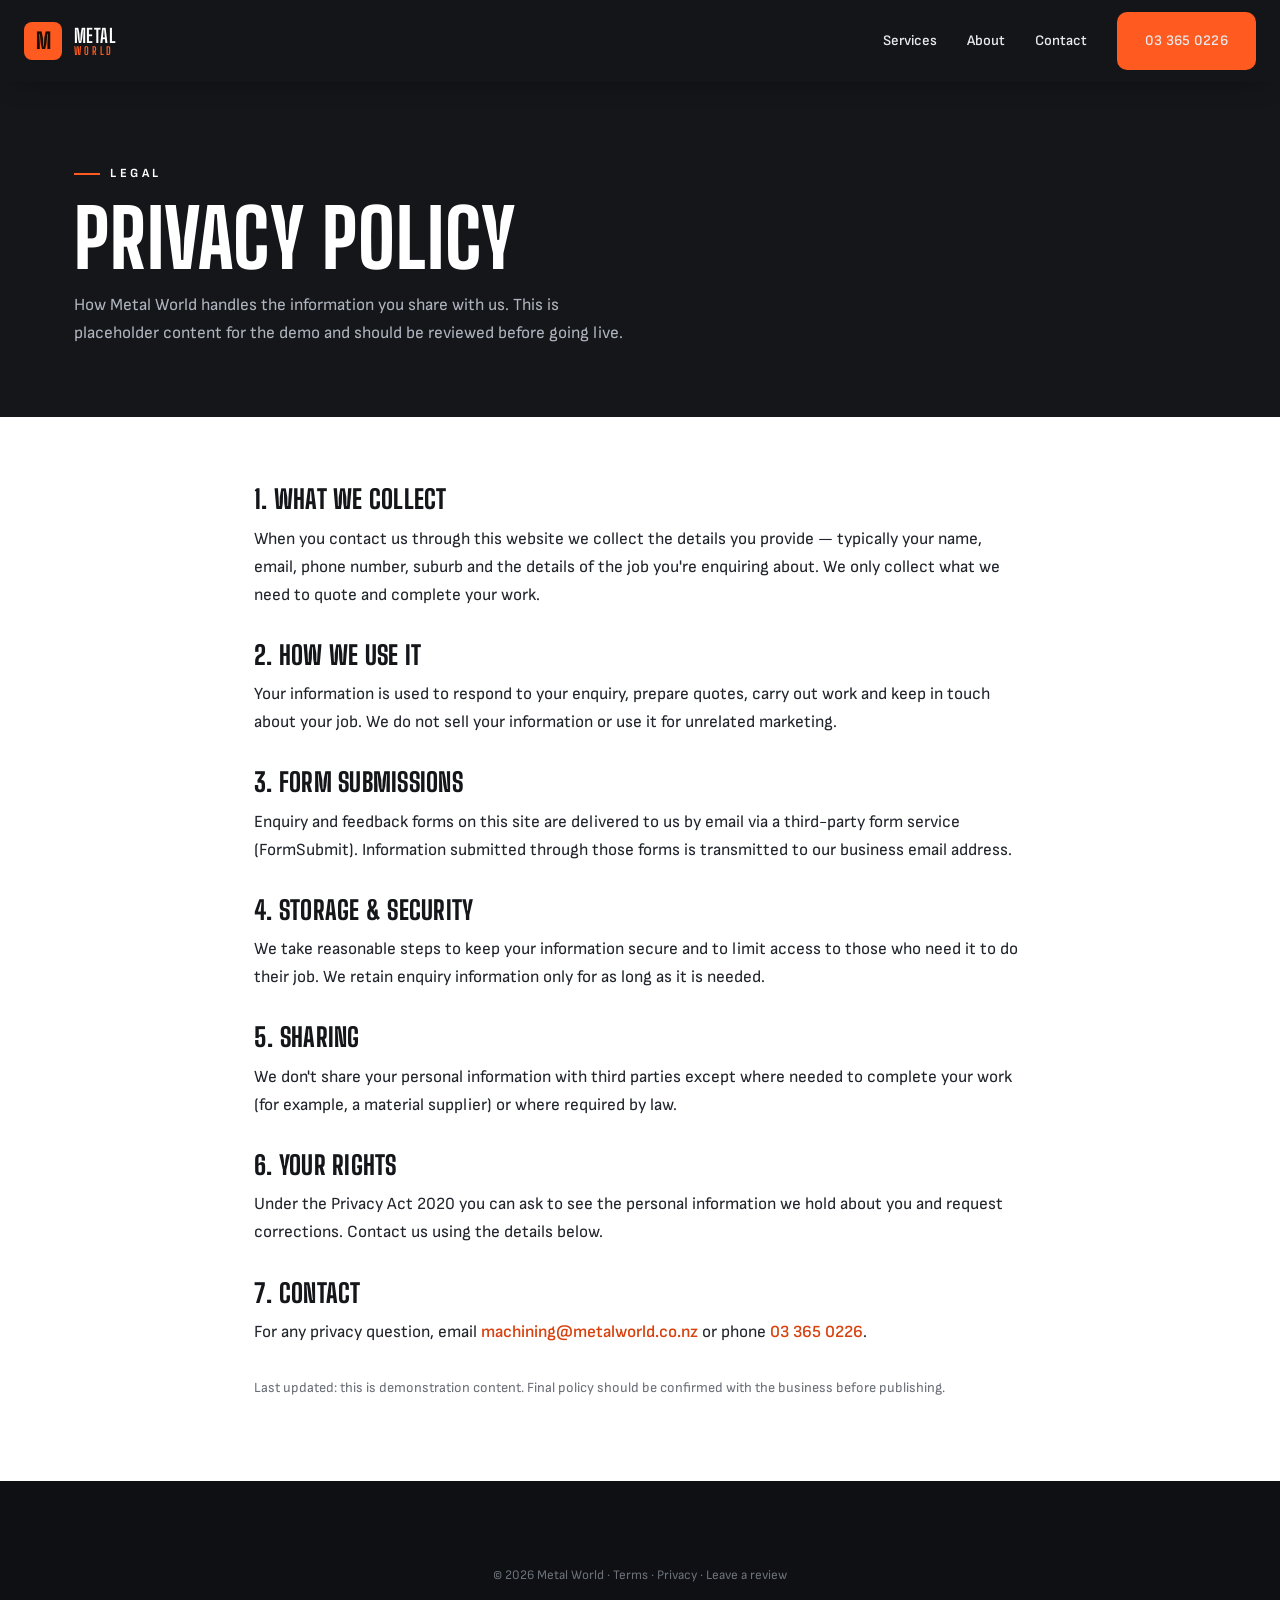
<file: privacy.html>
<!DOCTYPE html>
<html lang="en-NZ">
<head>
<meta charset="UTF-8" />
<meta name="viewport" content="width=device-width, initial-scale=1.0" />
<title>Privacy Policy | Metal World</title>
<meta name="description" content="Privacy policy for Metal World, Christchurch." />
<link rel="icon" href="data:image/svg+xml,%3Csvg xmlns='http://www.w3.org/2000/svg' viewBox='0 0 64 64'%3E%3Crect width='64' height='64' rx='12' fill='%2314161a'/%3E%3Ctext x='32' y='46' font-family='Arial Black,Arial' font-size='40' font-weight='900' fill='%23ff5a1f' text-anchor='middle'%3EJ%3C/text%3E%3C/svg%3E" />
<link rel="preconnect" href="https://fonts.googleapis.com" />
<link rel="preconnect" href="https://fonts.gstatic.com" crossorigin />
<link href="https://fonts.googleapis.com/css2?family=Big+Shoulders+Display:wght@600;700;800;900&family=Sofia+Sans:wght@400;500;600;700&display=swap" rel="stylesheet" />
<link rel="stylesheet" href="styles.css" />
</head>
<body>

<header class="nav scrolled">
  <a class="nav__brand" href="index.html" aria-label="Home">
    <span class="nav__mark">M</span>
    <span class="nav__name">Metal<span>World</span></span>
  </a>
  <nav class="nav__links" aria-label="Primary">
    <a href="index.html#services">Services</a>
    <a href="index.html#about">About</a>
    <a href="index.html#contact">Contact</a>
    <a class="btn btn--primary nav__cta" href="tel:+6433650226">03 365 0226</a>
  </nav>
  <button class="nav__burger" aria-label="Open menu"><span></span><span></span><span></span></button>
</header>

<section class="subhero">
  <div class="wrap">
    <p class="eyebrow">Legal</p>
    <h1>Privacy Policy</h1>
    <p>How Metal World handles the information you share with us. This is placeholder content for the demo and should be reviewed before going live.</p>
  </div>
</section>

<section class="legal">
  <div class="wrap" style="max-width:820px;">
    <h2>1. What we collect</h2>
    <p>When you contact us through this website we collect the details you provide — typically your name, email, phone number, suburb and the details of the job you're enquiring about. We only collect what we need to quote and complete your work.</p>

    <h2>2. How we use it</h2>
    <p>Your information is used to respond to your enquiry, prepare quotes, carry out work and keep in touch about your job. We do not sell your information or use it for unrelated marketing.</p>

    <h2>3. Form submissions</h2>
    <p>Enquiry and feedback forms on this site are delivered to us by email via a third-party form service (FormSubmit). Information submitted through those forms is transmitted to our business email address.</p>

    <h2>4. Storage &amp; security</h2>
    <p>We take reasonable steps to keep your information secure and to limit access to those who need it to do their job. We retain enquiry information only for as long as it is needed.</p>

    <h2>5. Sharing</h2>
    <p>We don't share your personal information with third parties except where needed to complete your work (for example, a material supplier) or where required by law.</p>

    <h2>6. Your rights</h2>
    <p>Under the Privacy Act 2020 you can ask to see the personal information we hold about you and request corrections. Contact us using the details below.</p>

    <h2>7. Contact</h2>
    <p>For any privacy question, email <a href="mailto:machining@metalworld.co.nz" style="color:var(--accent-deep);font-weight:600;">machining@metalworld.co.nz</a> or phone <a href="tel:+6433650226" style="color:var(--accent-deep);font-weight:600;">03 365 0226</a>.</p>

    <p class="muted" style="margin-top:30px;">Last updated: this is demonstration content. Final policy should be confirmed with the business before publishing.</p>
  </div>
</section>

<footer class="footer">
  <div class="wrap">
    <div class="footer__bottom" style="border-top:0;justify-content:center;">
      <p>© <span id="year">2026</span> Metal World · <a href="terms.html">Terms</a> · <a href="privacy.html">Privacy</a> · <a href="review.html">Leave a review</a></p>
    </div>
  </div>
</footer>
<script>document.getElementById("year").textContent = new Date().getFullYear();</script>
</body>
</html>
</file>
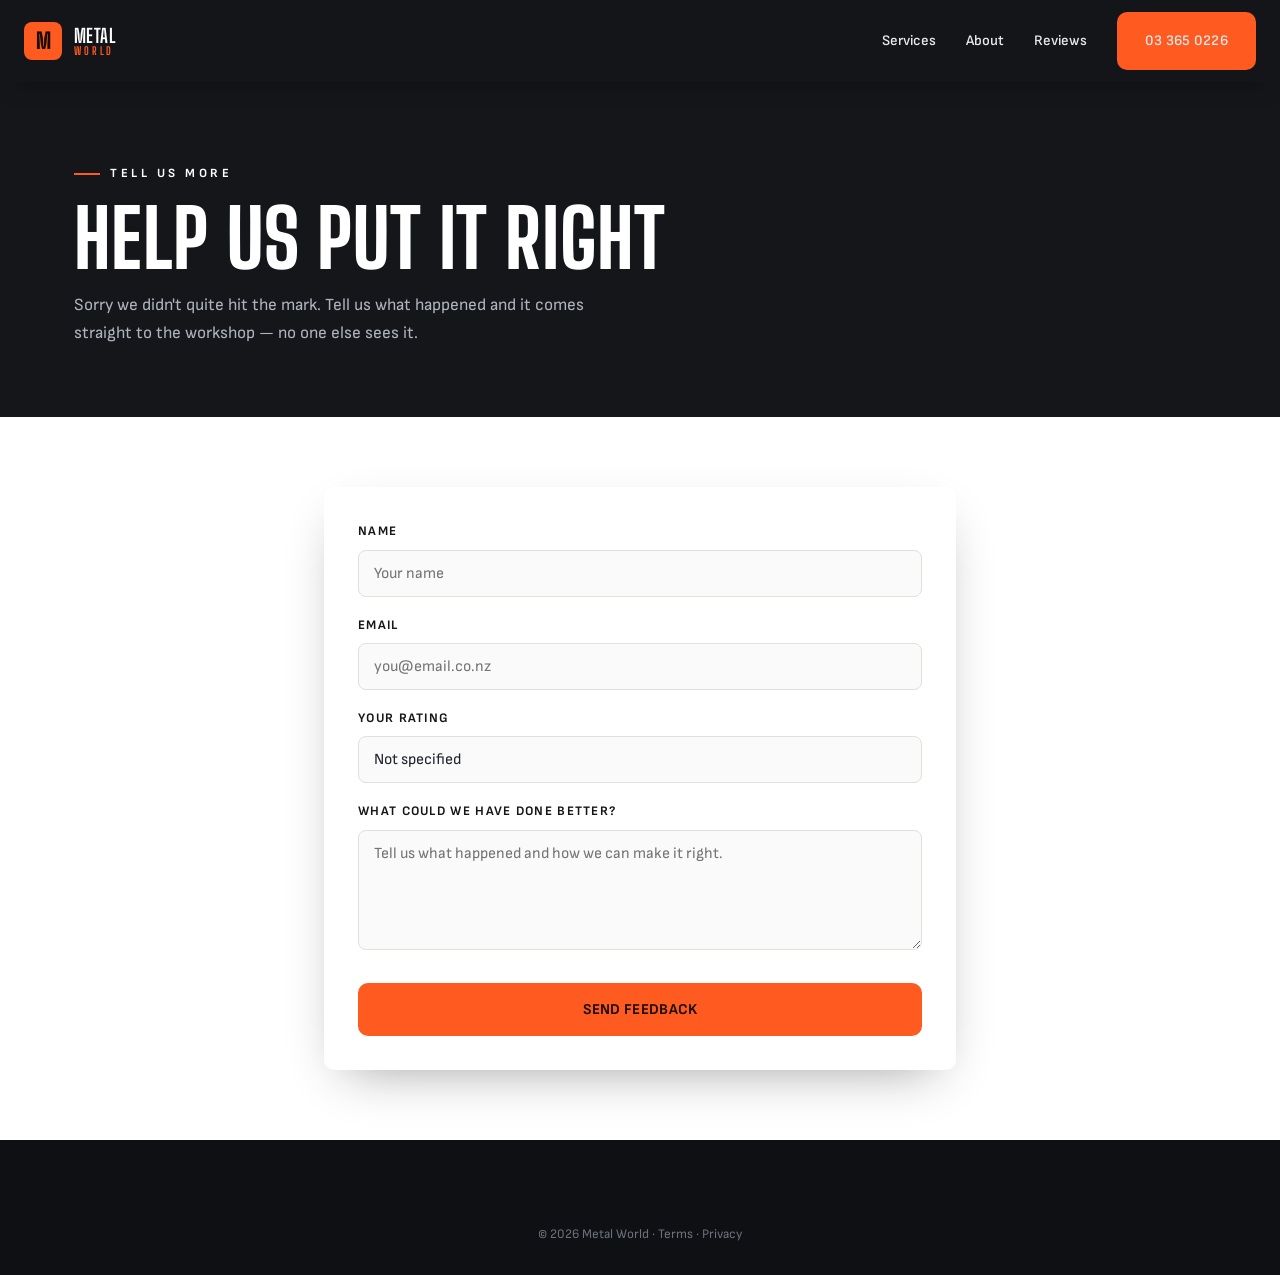
<file: private.html>
<!DOCTYPE html>
<html lang="en-NZ">
<head>
<meta charset="UTF-8" />
<meta name="viewport" content="width=device-width, initial-scale=1.0" />
<title>Your Feedback | Metal World</title>
<meta name="description" content="Tell us how we can do better — private feedback for Metal World." />
<link rel="icon" href="data:image/svg+xml,%3Csvg xmlns='http://www.w3.org/2000/svg' viewBox='0 0 64 64'%3E%3Crect width='64' height='64' rx='12' fill='%2314161a'/%3E%3Ctext x='32' y='46' font-family='Arial Black,Arial' font-size='40' font-weight='900' fill='%23ff5a1f' text-anchor='middle'%3EJ%3C/text%3E%3C/svg%3E" />
<link rel="preconnect" href="https://fonts.googleapis.com" />
<link rel="preconnect" href="https://fonts.gstatic.com" crossorigin />
<link href="https://fonts.googleapis.com/css2?family=Big+Shoulders+Display:wght@600;700;800;900&family=Sofia+Sans:wght@400;500;600;700&display=swap" rel="stylesheet" />
<link rel="stylesheet" href="styles.css" />
</head>
<body>

<header class="nav scrolled">
  <a class="nav__brand" href="index.html" aria-label="Home">
    <span class="nav__mark">M</span>
    <span class="nav__name">Metal<span>World</span></span>
  </a>
  <nav class="nav__links" aria-label="Primary">
    <a href="index.html#services">Services</a>
    <a href="index.html#about">About</a>
    <a href="index.html#reviews">Reviews</a>
    <a class="btn btn--primary nav__cta" href="tel:+6433650226">03 365 0226</a>
  </nav>
  <button class="nav__burger" aria-label="Open menu"><span></span><span></span><span></span></button>
</header>

<section class="subhero">
  <div class="wrap">
    <p class="eyebrow">Tell us more</p>
    <h1>Help us put it right</h1>
    <p>Sorry we didn't quite hit the mark. Tell us what happened and it comes straight to the workshop — no one else sees it.</p>
  </div>
</section>

<section class="legal">
  <div class="wrap" style="max-width:680px;">
    <div id="formWrap">
      <form class="form" action="https://formsubmit.co/machining@metalworld.co.nz" method="POST" id="fbForm">
        <input type="hidden" name="_subject" value="Private feedback — Metal World website" />
        <input type="hidden" name="_captcha" value="false" />
        <input type="hidden" name="_template" value="table" />
        <input type="text" name="_honey" style="display:none" />
        <div class="field">
          <label for="name">Name</label>
          <input id="name" type="text" name="Name" placeholder="Your name" required />
        </div>
        <div class="field">
          <label for="email">Email</label>
          <input id="email" type="email" name="Email" placeholder="you@email.co.nz" required />
        </div>
        <div class="field">
          <label for="rating">Your rating</label>
          <input id="rating" type="text" name="Rating" readonly />
        </div>
        <div class="field">
          <label for="feedback">What could we have done better?</label>
          <textarea id="feedback" name="Feedback" placeholder="Tell us what happened and how we can make it right." required></textarea>
        </div>
        <button class="btn btn--primary" type="submit">Send feedback</button>
      </form>
    </div>
    <div id="thanks" style="display:none;text-align:center;padding:40px 0;">
      <div style="font-size:48px;color:var(--accent);margin-bottom:12px;">✓</div>
      <h2 style="text-align:center;">Thanks — we've got it</h2>
      <p style="color:var(--muted);max-width:46ch;margin:10px auto 22px;">Your feedback has gone straight to the workshop. We take it seriously and someone will be in touch if needed.</p>
      <a class="btn btn--dark" href="index.html">Back to home</a>
    </div>
  </div>
</section>

<footer class="footer">
  <div class="wrap">
    <div class="footer__bottom" style="border-top:0;justify-content:center;">
      <p>© <span id="year">2026</span> Metal World · <a href="terms.html">Terms</a> · <a href="privacy.html">Privacy</a></p>
    </div>
  </div>
</footer>

<script>
  // Pre-fill rating from URL
  var params = new URLSearchParams(window.location.search);
  var r = params.get("rating");
  var ratingField = document.getElementById("rating");
  if (r && /^[1-5]$/.test(r)) {
    ratingField.value = "★".repeat(+r) + " (" + r + " of 5)";
  } else {
    ratingField.value = "Not specified";
  }

  // Show success state in-page (AJAX submit to FormSubmit)
  var form = document.getElementById("fbForm");
  form.addEventListener("submit", function (e) {
    e.preventDefault();
    var data = new FormData(form);
    fetch("https://formsubmit.co/ajax/machining@metalworld.co.nz", {
      method: "POST",
      headers: { "Accept": "application/json" },
      body: data
    }).then(function () {
      document.getElementById("formWrap").style.display = "none";
      document.getElementById("thanks").style.display = "block";
    }).catch(function () {
      // Fallback: submit normally
      form.removeEventListener("submit", arguments.callee);
      form.submit();
    });
  });
  document.getElementById("year").textContent = new Date().getFullYear();
</script>
</body>
</html>
</file>
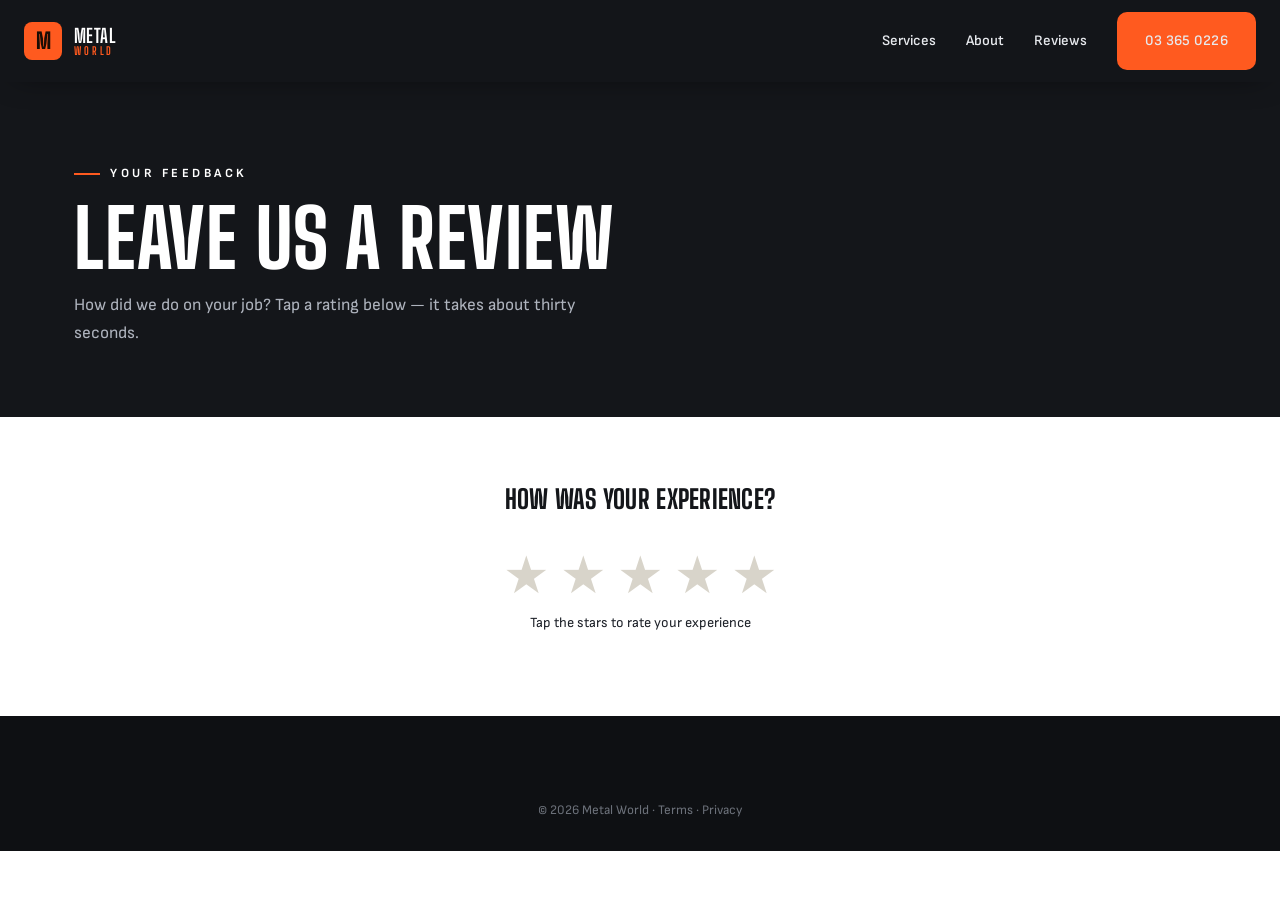
<file: review.html>
<!DOCTYPE html>
<html lang="en-NZ">
<head>
<meta charset="UTF-8" />
<meta name="viewport" content="width=device-width, initial-scale=1.0" />
<title>Leave a Review | Metal World</title>
<meta name="description" content="Leave a review for Metal World, Christchurch." />
<link rel="icon" href="data:image/svg+xml,%3Csvg xmlns='http://www.w3.org/2000/svg' viewBox='0 0 64 64'%3E%3Crect width='64' height='64' rx='12' fill='%2314161a'/%3E%3Ctext x='32' y='46' font-family='Arial Black,Arial' font-size='40' font-weight='900' fill='%23ff5a1f' text-anchor='middle'%3EJ%3C/text%3E%3C/svg%3E" />
<link rel="preconnect" href="https://fonts.googleapis.com" />
<link rel="preconnect" href="https://fonts.gstatic.com" crossorigin />
<link href="https://fonts.googleapis.com/css2?family=Big+Shoulders+Display:wght@600;700;800;900&family=Sofia+Sans:wght@400;500;600;700&display=swap" rel="stylesheet" />
<link rel="stylesheet" href="styles.css" />
</head>
<body>

<header class="nav scrolled">
  <a class="nav__brand" href="index.html" aria-label="Home">
    <span class="nav__mark">M</span>
    <span class="nav__name">Metal<span>World</span></span>
  </a>
  <nav class="nav__links" aria-label="Primary">
    <a href="index.html#services">Services</a>
    <a href="index.html#about">About</a>
    <a href="index.html#reviews">Reviews</a>
    <a class="btn btn--primary nav__cta" href="tel:+6433650226">03 365 0226</a>
  </nav>
  <button class="nav__burger" aria-label="Open menu"><span></span><span></span><span></span></button>
</header>

<section class="subhero">
  <div class="wrap">
    <p class="eyebrow">Your feedback</p>
    <h1>Leave us a review</h1>
    <p>How did we do on your job? Tap a rating below — it takes about thirty seconds.</p>
  </div>
</section>

<section class="legal">
  <div class="wrap rating-pick">
    <h2 style="text-align:center;">How was your experience?</h2>
    <div class="stars-row" id="stars">
      <button class="star-btn" data-v="1" aria-label="1 star">★</button>
      <button class="star-btn" data-v="2" aria-label="2 stars">★</button>
      <button class="star-btn" data-v="3" aria-label="3 stars">★</button>
      <button class="star-btn" data-v="4" aria-label="4 stars">★</button>
      <button class="star-btn" data-v="5" aria-label="5 stars">★</button>
    </div>
    <p class="rating-hint">Tap the stars to rate your experience</p>
  </div>
</section>

<footer class="footer">
  <div class="wrap">
    <div class="footer__bottom" style="border-top:0;justify-content:center;">
      <p>© <span id="year">2026</span> Metal World · <a href="terms.html">Terms</a> · <a href="privacy.html">Privacy</a></p>
    </div>
  </div>
</footer>

<script>
  // 4-5 stars -> Google review; 1-3 stars -> private feedback page
  var GOOGLE_REVIEW_URL = "https://g.page/r/PLACEHOLDER";
  var stars = document.querySelectorAll(".star-btn");
  stars.forEach(function (btn) {
    btn.addEventListener("mouseenter", function () {
      var v = +btn.dataset.v;
      stars.forEach(function (s) { s.classList.toggle("lit", +s.dataset.v <= v); });
    });
    btn.addEventListener("click", function () {
      var v = +btn.dataset.v;
      if (v >= 4) window.location.href = GOOGLE_REVIEW_URL;
      else window.location.href = "private.html?rating=" + v;
    });
  });
  document.getElementById("stars").addEventListener("mouseleave", function () {
    stars.forEach(function (s) { s.classList.remove("lit"); });
  });
  document.getElementById("year").textContent = new Date().getFullYear();
</script>
</body>
</html>
</file>
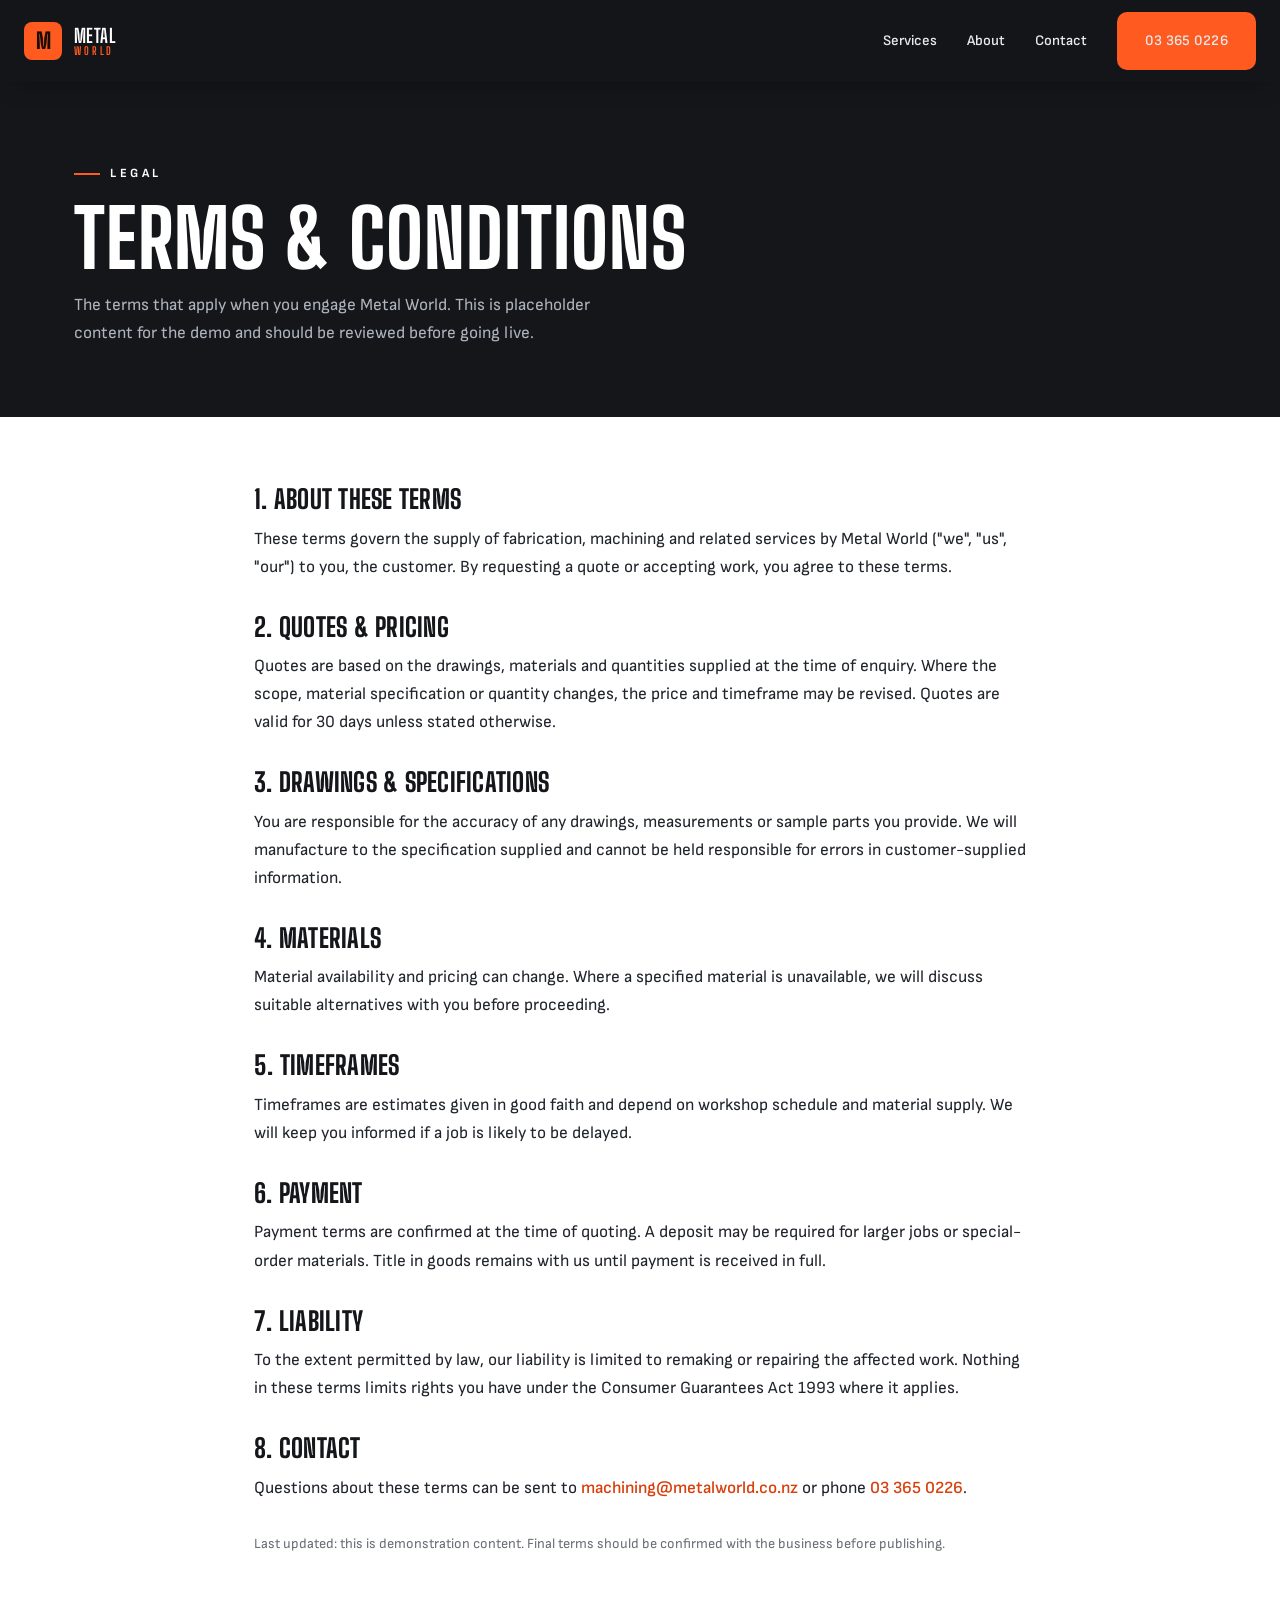
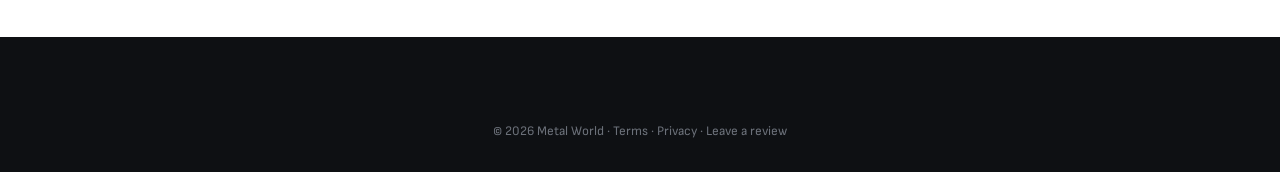
<file: terms.html>
<!DOCTYPE html>
<html lang="en-NZ">
<head>
<meta charset="UTF-8" />
<meta name="viewport" content="width=device-width, initial-scale=1.0" />
<title>Terms &amp; Conditions | Metal World</title>
<meta name="description" content="Terms and conditions for Metal World, Christchurch." />
<link rel="icon" href="data:image/svg+xml,%3Csvg xmlns='http://www.w3.org/2000/svg' viewBox='0 0 64 64'%3E%3Crect width='64' height='64' rx='12' fill='%2314161a'/%3E%3Ctext x='32' y='46' font-family='Arial Black,Arial' font-size='40' font-weight='900' fill='%23ff5a1f' text-anchor='middle'%3EJ%3C/text%3E%3C/svg%3E" />
<link rel="preconnect" href="https://fonts.googleapis.com" />
<link rel="preconnect" href="https://fonts.gstatic.com" crossorigin />
<link href="https://fonts.googleapis.com/css2?family=Big+Shoulders+Display:wght@600;700;800;900&family=Sofia+Sans:wght@400;500;600;700&display=swap" rel="stylesheet" />
<link rel="stylesheet" href="styles.css" />
</head>
<body>

<header class="nav scrolled">
  <a class="nav__brand" href="index.html" aria-label="Home">
    <span class="nav__mark">M</span>
    <span class="nav__name">Metal<span>World</span></span>
  </a>
  <nav class="nav__links" aria-label="Primary">
    <a href="index.html#services">Services</a>
    <a href="index.html#about">About</a>
    <a href="index.html#contact">Contact</a>
    <a class="btn btn--primary nav__cta" href="tel:+6433650226">03 365 0226</a>
  </nav>
  <button class="nav__burger" aria-label="Open menu"><span></span><span></span><span></span></button>
</header>

<section class="subhero">
  <div class="wrap">
    <p class="eyebrow">Legal</p>
    <h1>Terms &amp; Conditions</h1>
    <p>The terms that apply when you engage Metal World. This is placeholder content for the demo and should be reviewed before going live.</p>
  </div>
</section>

<section class="legal">
  <div class="wrap" style="max-width:820px;">
    <h2>1. About these terms</h2>
    <p>These terms govern the supply of fabrication, machining and related services by Metal World ("we", "us", "our") to you, the customer. By requesting a quote or accepting work, you agree to these terms.</p>

    <h2>2. Quotes &amp; pricing</h2>
    <p>Quotes are based on the drawings, materials and quantities supplied at the time of enquiry. Where the scope, material specification or quantity changes, the price and timeframe may be revised. Quotes are valid for 30 days unless stated otherwise.</p>

    <h2>3. Drawings &amp; specifications</h2>
    <p>You are responsible for the accuracy of any drawings, measurements or sample parts you provide. We will manufacture to the specification supplied and cannot be held responsible for errors in customer-supplied information.</p>

    <h2>4. Materials</h2>
    <p>Material availability and pricing can change. Where a specified material is unavailable, we will discuss suitable alternatives with you before proceeding.</p>

    <h2>5. Timeframes</h2>
    <p>Timeframes are estimates given in good faith and depend on workshop schedule and material supply. We will keep you informed if a job is likely to be delayed.</p>

    <h2>6. Payment</h2>
    <p>Payment terms are confirmed at the time of quoting. A deposit may be required for larger jobs or special-order materials. Title in goods remains with us until payment is received in full.</p>

    <h2>7. Liability</h2>
    <p>To the extent permitted by law, our liability is limited to remaking or repairing the affected work. Nothing in these terms limits rights you have under the Consumer Guarantees Act 1993 where it applies.</p>

    <h2>8. Contact</h2>
    <p>Questions about these terms can be sent to <a href="mailto:machining@metalworld.co.nz" style="color:var(--accent-deep);font-weight:600;">machining@metalworld.co.nz</a> or phone <a href="tel:+6433650226" style="color:var(--accent-deep);font-weight:600;">03 365 0226</a>.</p>

    <p class="muted" style="margin-top:30px;">Last updated: this is demonstration content. Final terms should be confirmed with the business before publishing.</p>
  </div>
</section>

<footer class="footer">
  <div class="wrap">
    <div class="footer__bottom" style="border-top:0;justify-content:center;">
      <p>© <span id="year">2026</span> Metal World · <a href="terms.html">Terms</a> · <a href="privacy.html">Privacy</a> · <a href="review.html">Leave a review</a></p>
    </div>
  </div>
</footer>
<script>document.getElementById("year").textContent = new Date().getFullYear();</script>
</body>
</html>
</file>
<file: styles.css>
/* Metal World — Industrial archetype
   Fonts: Big Shoulders Display (display) + Sofia Sans (body)
   Accent: safety orange. Dark charcoal anchor. */

:root {
  --ink: #14161a;          /* dark anchor */
  --ink-2: #1c1f25;
  --steel: #2a2e36;
  --bone: #f3f1ec;         /* bone band */
  --paper: #ffffff;        /* light band */
  --line: #e3e0d8;
  --muted: #6b6f78;
  --text: #20242b;
  --accent: #ff5a1f;       /* hot safety orange */
  --accent-deep: #d8410d;
  --radius: 10px;
  --maxw: 1180px;
  --shadow: 0 18px 50px -22px rgba(20,22,26,.45);
}

* { box-sizing: border-box; margin: 0; padding: 0; }

html { scroll-behavior: smooth; }

body {
  font-family: "Sofia Sans", system-ui, sans-serif;
  color: var(--text);
  background: var(--paper);
  line-height: 1.65;
  font-size: 17px;
  -webkit-font-smoothing: antialiased;
  overflow-x: hidden;
}

h1, h2, h3, .display {
  font-family: "Big Shoulders Display", "Sofia Sans", sans-serif;
  font-weight: 800;
  line-height: 0.98;
  letter-spacing: 0.01em;
  text-transform: uppercase;
  color: var(--ink);
}

a { color: inherit; text-decoration: none; }
img { display: block; max-width: 100%; }

.wrap { width: 100%; max-width: var(--maxw); margin: 0 auto; padding: 0 24px; }

.eyebrow {
  font-family: "Sofia Sans", sans-serif;
  text-transform: uppercase;
  letter-spacing: 0.28em;
  font-size: 12.5px;
  font-weight: 700;
  color: var(--accent-deep);
  display: inline-flex;
  align-items: center;
  gap: 10px;
}
.eyebrow::before {
  content: "";
  width: 26px; height: 2px; background: var(--accent);
  display: inline-block;
}

.section { padding: 96px 0; }
.section--bone { background: var(--bone); }
.section--paper { background: var(--paper); }
.section--dark { background: var(--ink); color: #d7dae0; }
.section--dark h2 { color: #fff; }

.section-head { max-width: 720px; margin-bottom: 48px; }
.section-head h2 { font-size: clamp(34px, 5vw, 58px); margin: 14px 0 14px; }
.section-head p { color: var(--muted); font-size: 18px; }
.section--dark .section-head p { color: #aeb3bd; }

/* Buttons */
.btn {
  display: inline-flex; align-items: center; gap: 10px;
  font-family: "Sofia Sans", sans-serif;
  font-weight: 700; font-size: 15px;
  letter-spacing: 0.02em;
  padding: 15px 26px; border-radius: var(--radius);
  cursor: pointer; border: 2px solid transparent;
  transition: transform .18s ease, background .18s ease, color .18s ease, border-color .18s ease;
  text-transform: uppercase;
}
.btn--primary { background: var(--accent); color: #1a0d05; }
.btn--primary:hover { background: var(--accent-deep); color: #fff; transform: translateY(-2px); }
.btn--ghost { border-color: rgba(255,255,255,.45); color: #fff; }
.btn--ghost:hover { background: #fff; color: var(--ink); transform: translateY(-2px); }
.btn--dark { background: var(--ink); color: #fff; }
.btn--dark:hover { background: var(--accent); color: #1a0d05; transform: translateY(-2px); }

/* ===== NAV ===== */
.nav {
  position: fixed; top: 0; left: 0; right: 0; z-index: 60;
  display: flex; align-items: center; justify-content: space-between;
  padding: 16px 24px;
  transition: background .3s ease, padding .3s ease, box-shadow .3s ease;
}
.nav.scrolled {
  background: rgba(20,22,26,.94);
  backdrop-filter: blur(10px);
  padding: 12px 24px;
  box-shadow: 0 8px 30px -16px rgba(0,0,0,.6);
}
.nav__brand { display: flex; align-items: center; gap: 12px; color: #fff; }
.nav__mark {
  width: 38px; height: 38px; border-radius: 8px;
  background: var(--accent); color: #1a0d05;
  display: grid; place-items: center;
  font-family: "Big Shoulders Display", sans-serif;
  font-weight: 800; font-size: 22px;
}
.nav__name {
  font-family: "Big Shoulders Display", sans-serif;
  font-weight: 700; text-transform: uppercase;
  font-size: 19px; line-height: 1; color: #fff; letter-spacing: .02em;
}
.nav__name span { display: block; font-size: 11px; letter-spacing: .26em; color: var(--accent); font-weight: 700; }
.nav__links { display: flex; align-items: center; gap: 30px; }
.nav__links a { color: #e7e9ed; font-size: 14.5px; font-weight: 600; transition: color .15s; }
.nav__links a:hover { color: var(--accent); }
.nav__cta { display: inline-flex; }
.nav__burger { display: none; flex-direction: column; gap: 5px; background: none; border: 0; cursor: pointer; padding: 8px; }
.nav__burger span { width: 26px; height: 2px; background: #fff; display: block; transition: .25s; }

@media (max-width: 900px) {
  .nav__links {
    position: fixed; inset: 0 0 0 auto; width: min(78vw, 320px);
    background: var(--ink); flex-direction: column; align-items: flex-start;
    padding: 96px 32px; gap: 26px; transform: translateX(100%);
    transition: transform .3s ease; box-shadow: -20px 0 60px -20px rgba(0,0,0,.7);
  }
  .nav__links.open { transform: translateX(0); }
  .nav__burger { display: flex; z-index: 70; }
  .nav.scrolled { padding: 12px 24px; }
}

/* ===== HERO ===== */
.hero {
  position: relative; min-height: 100svh;
  display: flex; align-items: center;
  background: var(--ink);
  overflow: hidden;
}
.hero__slides { position: absolute; inset: 0; z-index: 0; }
.hero__slide {
  position: absolute; inset: 0;
  background-size: cover; background-position: center;
  opacity: 0; transition: opacity 1.6s ease;
  filter: saturate(0.85) contrast(1.05);
}
.hero__slide.active { opacity: 1; }
.hero__scrim {
  position: absolute; inset: 0; z-index: 1;
  background:
    linear-gradient(180deg, rgba(20,22,26,.55) 0%, rgba(20,22,26,.5) 40%, rgba(20,22,26,.82) 100%);
}
.hero__inner { position: relative; z-index: 2; padding-top: 110px; padding-bottom: 60px; }
.hero__eyebrow { color: #fff; }
.hero__eyebrow.eyebrow::before { background: var(--accent); }
.hero h1 {
  color: #fff;
  font-size: clamp(46px, 8.5vw, 104px);
  margin: 20px 0 22px;
  max-width: 16ch;
}
.hero h1 em { color: var(--accent); font-style: normal; }
.hero__lead { color: #d4d7dd; font-size: clamp(17px, 2.2vw, 21px); max-width: 56ch; margin-bottom: 34px; }
.hero__cta { display: flex; flex-wrap: wrap; gap: 14px; }
.hero__scrollcue {
  position: absolute; bottom: 24px; left: 50%; transform: translateX(-50%);
  z-index: 2; color: #aeb3bd; font-size: 12px; letter-spacing: .25em; text-transform: uppercase;
  display: flex; flex-direction: column; align-items: center; gap: 8px;
}
.hero__scrollcue::after { content: ""; width: 1px; height: 34px; background: linear-gradient(var(--accent), transparent); animation: cue 1.8s infinite; }
@keyframes cue { 0%,100%{opacity:.3;transform:scaleY(.6)} 50%{opacity:1;transform:scaleY(1)} }

/* ===== TRUST STRIP ===== */
.trust { background: var(--ink-2); color: #fff; }
.trust__grid { display: grid; grid-template-columns: repeat(3, 1fr); }
.trust__item { padding: 38px 30px; display: flex; gap: 18px; align-items: flex-start; border-right: 1px solid rgba(255,255,255,.08); }
.trust__item:last-child { border-right: 0; }
.trust__ico {
  flex: none; width: 46px; height: 46px; border-radius: 9px;
  background: rgba(255,90,31,.14); color: var(--accent);
  display: grid; place-items: center;
}
.trust__ico svg { width: 24px; height: 24px; }
.trust__item h3 { color: #fff; font-size: 21px; margin-bottom: 4px; letter-spacing: .02em; }
.trust__item p { color: #aeb3bd; font-size: 15px; line-height: 1.5; }
@media (max-width: 760px) {
  .trust__grid { grid-template-columns: 1fr; }
  .trust__item { border-right: 0; border-bottom: 1px solid rgba(255,255,255,.08); }
  .trust__item:last-child { border-bottom: 0; }
}

/* ===== SERVICES ===== */
.services__grid { display: grid; grid-template-columns: repeat(3, 1fr); gap: 22px; }
.svc {
  background: var(--paper); border: 1px solid var(--line);
  border-radius: var(--radius); padding: 32px 28px;
  transition: transform .2s ease, box-shadow .2s ease, border-color .2s ease;
  position: relative; overflow: hidden;
}
.svc::before {
  content: ""; position: absolute; left: 0; top: 0; height: 3px; width: 0;
  background: var(--accent); transition: width .3s ease;
}
.svc:hover { transform: translateY(-5px); box-shadow: var(--shadow); border-color: #d6d2c8; }
.svc:hover::before { width: 100%; }
.svc__ico {
  width: 52px; height: 52px; border-radius: 10px;
  background: var(--ink); color: var(--accent);
  display: grid; place-items: center; margin-bottom: 20px;
}
.svc__ico svg { width: 26px; height: 26px; }
.svc h3 { font-size: 24px; margin-bottom: 10px; }
.svc p { color: var(--muted); font-size: 15.5px; }
@media (max-width: 900px) { .services__grid { grid-template-columns: repeat(2, 1fr); } }
@media (max-width: 600px) { .services__grid { grid-template-columns: 1fr; } }

/* ===== ABOUT ===== */
.about__grid { display: grid; grid-template-columns: 1fr 1fr; gap: 56px; align-items: center; }
.about__media { position: relative; }
.about__media img {
  width: 100%; aspect-ratio: 4/3; object-fit: cover;
  border-radius: var(--radius); filter: saturate(0.85) contrast(1.05);
}
.about__tag {
  position: absolute; left: -10px; bottom: -10px;
  background: var(--accent); color: #1a0d05;
  font-family: "Big Shoulders Display", sans-serif; font-weight: 800;
  text-transform: uppercase; padding: 14px 22px; border-radius: 8px;
  font-size: 18px; line-height: 1; letter-spacing: .02em; box-shadow: var(--shadow);
}
.about h2 { font-size: clamp(32px, 4.6vw, 52px); margin: 14px 0 18px; }
.about p { color: var(--text); margin-bottom: 16px; }
.about__list { list-style: none; margin-top: 24px; display: grid; gap: 14px; }
.about__list li { display: flex; gap: 12px; align-items: flex-start; font-weight: 600; }
.about__list svg { flex: none; width: 22px; height: 22px; color: var(--accent); margin-top: 2px; }
@media (max-width: 860px) { .about__grid { grid-template-columns: 1fr; gap: 40px; } .about__media { order: -1; } }

/* ===== CREW ===== */
.crew__grid { display: grid; grid-template-columns: repeat(4, 1fr); gap: 20px; }
.crew__card {
  background: var(--ink-2); border: 1px solid rgba(255,255,255,.08);
  border-radius: var(--radius); padding: 30px 24px; text-align: left;
  transition: transform .2s, border-color .2s;
}
.crew__card:hover { transform: translateY(-4px); border-color: var(--accent); }
.crew__avatar {
  width: 64px; height: 64px; border-radius: 50%;
  background: var(--ink); border: 2px solid var(--accent);
  display: grid; place-items: center; margin-bottom: 18px;
  font-family: "Big Shoulders Display", sans-serif; font-weight: 800;
  font-size: 24px; color: var(--accent);
}
.crew__card h3 { color: #fff; font-size: 22px; margin-bottom: 6px; }
.crew__card .role-name { color: var(--accent); font-size: 13px; font-weight: 700; text-transform: uppercase; letter-spacing: .12em; margin-bottom: 10px; }
.crew__card p { color: #aeb3bd; font-size: 14.5px; }
@media (max-width: 900px) { .crew__grid { grid-template-columns: repeat(2,1fr); } }
@media (max-width: 520px) { .crew__grid { grid-template-columns: 1fr; } }

/* ===== REVIEWS ===== */
.reviews__grid { display: grid; grid-template-columns: repeat(3,1fr); gap: 22px; }
.review {
  background: var(--paper); border: 1px solid var(--line);
  border-radius: var(--radius); padding: 30px 28px;
}
.review__stars { color: var(--accent); letter-spacing: 2px; margin-bottom: 14px; font-size: 18px; }
.review p { font-size: 16.5px; margin-bottom: 18px; color: var(--text); }
.review__who { display: flex; align-items: center; gap: 12px; }
.review__ini {
  width: 42px; height: 42px; border-radius: 50%; background: var(--ink); color: var(--accent);
  display: grid; place-items: center; font-weight: 800; font-family: "Big Shoulders Display", sans-serif; font-size: 17px;
}
.review__who strong { display: block; font-size: 15px; }
.review__who span { font-size: 13px; color: var(--muted); }
.badge {
  display: inline-block; background: rgba(255,90,31,.12); color: var(--accent-deep);
  font-size: 12px; font-weight: 700; text-transform: uppercase; letter-spacing: .12em;
  padding: 6px 12px; border-radius: 100px; margin-bottom: 16px;
}
@media (max-width: 900px) { .reviews__grid { grid-template-columns: 1fr; } }

/* ===== REVIEW FUNNEL BANNER ===== */
.funnel { background: var(--ink); text-align: center; }
.funnel__inner { display: flex; flex-direction: column; align-items: center; gap: 18px; }
.funnel h2 { color: #fff; font-size: clamp(30px, 5vw, 52px); }
.funnel__stars { color: var(--accent); font-size: 30px; letter-spacing: 6px; }
.funnel p { color: #aeb3bd; max-width: 50ch; }

/* ===== CONTACT ===== */
.contact__grid { display: grid; grid-template-columns: 0.9fr 1.1fr; gap: 56px; }
.contact__info h2 { color: #fff; font-size: clamp(32px, 4.6vw, 50px); margin: 14px 0 18px; }
.contact__info > p { color: #aeb3bd; margin-bottom: 30px; max-width: 42ch; }
.contact__row { display: flex; gap: 16px; align-items: flex-start; margin-bottom: 22px; }
.contact__row .ico { flex: none; width: 44px; height: 44px; border-radius: 9px; background: rgba(255,90,31,.14); color: var(--accent); display: grid; place-items: center; }
.contact__row .ico svg { width: 22px; height: 22px; }
.contact__row span { display: block; font-size: 12.5px; text-transform: uppercase; letter-spacing: .16em; color: #80858f; }
.contact__row a, .contact__row p { color: #fff; font-size: 18px; font-weight: 600; }
.form { background: var(--paper); border-radius: var(--radius); padding: 34px; box-shadow: var(--shadow); }
.form .field { margin-bottom: 18px; }
.form label { display: block; font-size: 13px; font-weight: 700; text-transform: uppercase; letter-spacing: .1em; color: var(--ink); margin-bottom: 7px; }
.form input, .form select, .form textarea {
  width: 100%; padding: 13px 15px; border: 1.5px solid var(--line); border-radius: 8px;
  font-family: inherit; font-size: 15.5px; color: var(--text); background: #fafafa;
  transition: border-color .15s, background .15s;
}
.form input:focus, .form select:focus, .form textarea:focus { outline: none; border-color: var(--accent); background: #fff; }
.form textarea { resize: vertical; min-height: 120px; }
.form .row2 { display: grid; grid-template-columns: 1fr 1fr; gap: 16px; }
.form .btn { width: 100%; justify-content: center; margin-top: 6px; }
@media (max-width: 860px) { .contact__grid { grid-template-columns: 1fr; gap: 36px; } .form .row2 { grid-template-columns: 1fr; } }

/* ===== FOOTER ===== */
.footer { background: #0e1013; color: #9aa0aa; padding: 60px 0 30px; }
.footer__top { display: flex; justify-content: space-between; gap: 40px; flex-wrap: wrap; padding-bottom: 36px; border-bottom: 1px solid rgba(255,255,255,.08); }
.footer__brand .nav__name { font-size: 24px; }
.footer__brand p { margin-top: 12px; max-width: 36ch; font-size: 14.5px; }
.footer__cols { display: flex; gap: 60px; flex-wrap: wrap; }
.footer__col h4 { color: #fff; font-family: "Sofia Sans"; font-size: 13px; text-transform: uppercase; letter-spacing: .16em; margin-bottom: 14px; }
.footer__col a, .footer__col p { display: block; color: #9aa0aa; font-size: 14.5px; margin-bottom: 9px; transition: color .15s; }
.footer__col a:hover { color: var(--accent); }
.footer__bottom { padding-top: 24px; display: flex; justify-content: space-between; gap: 16px; flex-wrap: wrap; font-size: 13px; color: #6b7079; }
.footer__bottom a:hover { color: var(--accent); }

/* ===== INTRO OVERLAY ===== */
.intro {
  position: fixed; inset: 0; z-index: 999; background: var(--ink);
  display: grid; place-items: center;
  transition: opacity .6s ease, visibility .6s ease;
}
.intro.hide { opacity: 0; visibility: hidden; }
.intro__logo {
  font-family: "Big Shoulders Display", sans-serif; font-weight: 800;
  text-transform: uppercase; color: #fff; font-size: clamp(28px, 6vw, 52px);
  letter-spacing: .04em; display: flex; align-items: center; gap: 14px;
}
.intro__logo .bar { width: 0; height: 4px; background: var(--accent); animation: introbar 1.1s ease forwards; }
@keyframes introbar { to { width: 90px; } }
.intro__logo span { opacity: 0; animation: introfade .6s ease .25s forwards; }
@keyframes introfade { to { opacity: 1; } }

/* Reveal on scroll */
.reveal { opacity: 0; transform: translateY(26px); transition: opacity .7s ease, transform .7s ease; }
.reveal.in { opacity: 1; transform: none; }

/* ===== SUB-PAGE (terms/privacy/review/private) ===== */
.subhero { background: var(--ink); color: #fff; padding: 150px 0 70px; }
.subhero .eyebrow { color: #fff; }
.subhero h1 { color: #fff; font-size: clamp(40px, 7vw, 80px); margin-top: 14px; }
.subhero p { color: #aeb3bd; margin-top: 14px; max-width: 56ch; }
.legal { padding: 70px 0; }
.legal h2 { font-size: 26px; margin: 34px 0 12px; }
.legal h2:first-child { margin-top: 0; }
.legal p, .legal li { color: var(--text); margin-bottom: 12px; }
.legal ul { padding-left: 22px; }
.legal .muted { color: var(--muted); font-size: 14px; }

/* Review stars page */
.rating-pick { max-width: 640px; margin: 0 auto; text-align: center; }
.stars-row { display: flex; justify-content: center; gap: 10px; margin: 36px 0 10px; }
.star-btn {
  font-size: 52px; background: none; border: 0; cursor: pointer; color: #d8d4ca;
  transition: transform .15s, color .15s; line-height: 1;
}
.star-btn:hover, .star-btn.lit { color: var(--accent); transform: scale(1.12); }
.rating-hint { color: var(--muted); font-size: 14px; }

@media (prefers-reduced-motion: reduce) {
  .reveal { opacity: 1; transform: none; transition: none; }
  .hero__slide { transition: none; }
  .intro__logo .bar, .intro__logo span { animation: none; }
  .intro__logo .bar { width: 90px; } .intro__logo span { opacity: 1; }
  .hero__scrollcue::after { animation: none; }
}
</file>
